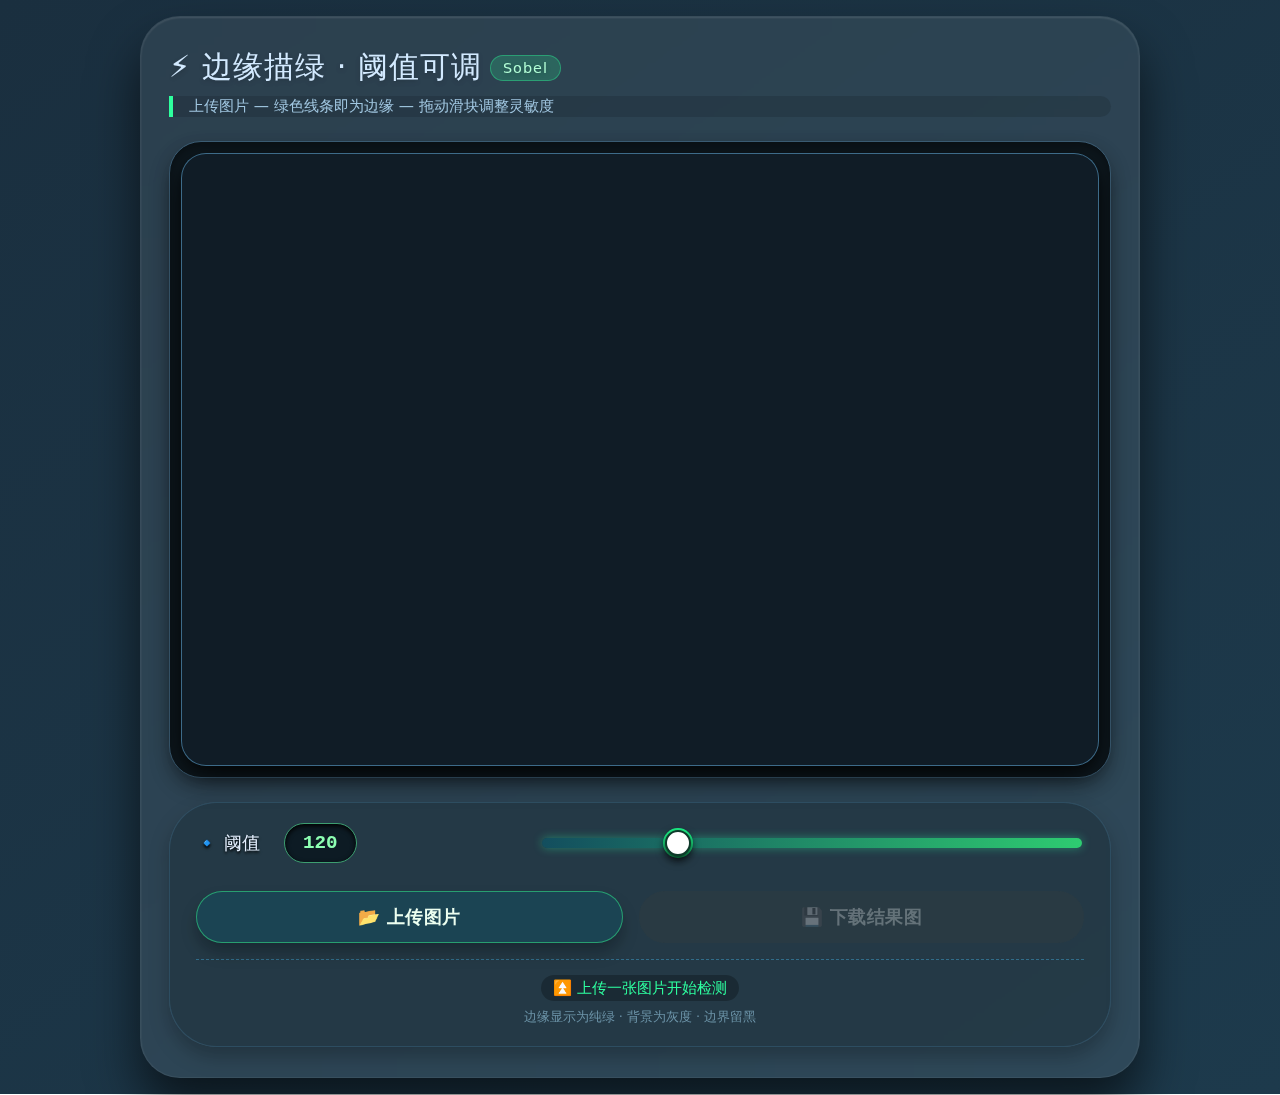
<file: edge_detect/index.html>
<!DOCTYPE html>
<html lang="en">
<head>
    <meta charset="UTF-8">
    <meta name="viewport" content="width=device-width, initial-scale=1.0">
    <title>边缘检测</title>
    <style>
        * {
            box-sizing: border-box;
            font-family: system-ui, -apple-system, 'Segoe UI', Roboto, 'Helvetica Neue', sans-serif;
        }
        body {
            background: linear-gradient(145deg, #1a2f3f 0%, #1d3a4c 100%);
            min-height: 100vh;
            margin: 0;
            display: flex;
            justify-content: center;
            align-items: center;
            padding: 16px;
        }
        .card {
            background: rgba(255, 255, 255, 0.08);
            backdrop-filter: blur(8px);
            -webkit-backdrop-filter: blur(8px);
            border-radius: 40px;
            padding: 30px 28px;
            box-shadow: 0 30px 50px rgba(0, 0, 0, 0.6), inset 0 1px 2px rgba(255,255,255,0.12);
            border: 1px solid rgba(255, 255, 255, 0.06);
            width: fit-content;
            max-width: 1000px;
            width: 100%;
        }
        h2 {
            margin: 0 0 8px 0;
            font-weight: 500;
            font-size: 1.9rem;
            letter-spacing: 1px;
            color: #d3eaff;
            text-shadow: 0 2px 5px #00000030;
            display: flex;
            align-items: center;
            gap: 8px;
        }
        h2 span {
            background: #2cff9a30;
            padding: 4px 12px;
            border-radius: 60px;
            font-size: 0.9rem;
            font-weight: 400;
            color: #b3ffd7;
            border: 1px solid #2aff9a60;
        }
        .sub {
            color: #a0c6e0;
            margin-bottom: 24px;
            font-size: 0.95rem;
            border-left: 4px solid #2eff9e;
            padding-left: 16px;
            background: #00000020;
            border-radius: 0 12px 12px 0;
        }
        .canvas-container {
            background: #0f1a21;
            border-radius: 32px;
            padding: 12px;
            box-shadow: inset 0 5px 10px #00000060, 0 10px 20px #00000040;
            border: 1px solid #3d5f77;
            margin-bottom: 24px;
            display: flex;
            justify-content: center;
        }
        canvas {
            display: block;
            width: 100%;
            height: auto;
            border-radius: 24px;
            background: #101c26;
            box-shadow: 0 0 0 1px #3d6b89, 0 8px 25px black;
            max-width: 100%;
            cursor: crosshair;
        }
        .control-panel {
            background: #1f3340d0;
            border-radius: 48px;
            padding: 20px 26px;
            backdrop-filter: blur(4px);
            border: 1px solid #3f6f8f60;
            box-shadow: 0 10px 20px #00000040;
        }
        .slider-row {
            display: flex;
            flex-wrap: wrap;
            align-items: center;
            gap: 20px;
            margin-bottom: 28px;
        }
        .slider-label {
            display: flex;
            align-items: center;
            gap: 18px;
            flex: 3;
            min-width: 260px;
        }
        .slider-label label {
            color: #e5f0ff;
            font-weight: 500;
            font-size: 1.1rem;
            min-width: 70px;
            text-shadow: 0 2px 3px black;
        }
        .slider-label span {
            background: #0d1b24;
            padding: 8px 18px;
            border-radius: 40px;
            font-family: 'JetBrains Mono', monospace;
            font-weight: 600;
            color: #8dffb2;
            border: 1px solid #3d9e70;
            box-shadow: inset 0 2px 5px #000000;
            font-size: 1.2rem;
            min-width: 70px;
            text-align: center;
        }
        input[type=range] {
            flex: 5;
            height: 10px;
            background: linear-gradient(90deg, #134e5e, #2ecc71);
            border-radius: 20px;
            -webkit-appearance: none;
            appearance: none;
            outline: none;
            box-shadow: 0 0 10px #2effb060;
        }
        input[type=range]::-webkit-slider-thumb {
            -webkit-appearance: none;
            width: 26px;
            height: 26px;
            background: white;
            border-radius: 50%;
            box-shadow: 0 4px 10px black, 0 0 0 2px #1eff8e;
            cursor: grab;
            transition: 0.07s;
            border: 2px solid #0f3a2b;
        }
        input[type=range]::-webkit-slider-thumb:hover {
            transform: scale(1.15);
            background: #eefff0;
        }
        .button-group {
            display: flex;
            flex-wrap: wrap;
            gap: 16px;
            justify-content: center;
            margin-top: 12px;
        }
        .file-btn, .download-btn {
            background: #1e3f4e;
            border: none;
            padding: 14px 32px;
            border-radius: 60px;
            font-weight: 600;
            font-size: 1.1rem;
            letter-spacing: 0.5px;
            color: #ecfff0;
            box-shadow: 0 10px 15px #00000040, 0 0 0 1px #289f70 inset;
            cursor: pointer;
            transition: all 0.15s;
            display: inline-flex;
            align-items: center;
            gap: 10px;
            backdrop-filter: blur(5px);
            background: #1b4757e0;
            flex: 1 1 auto;
            justify-content: center;
        }
        .file-btn:hover, .download-btn:hover {
            background: #256b80;
            box-shadow: 0 15px 25px #00000060, 0 0 0 2px #44ffb0 inset;
            transform: scale(1.02);
            color: white;
        }
        .file-btn:active, .download-btn:active {
            transform: scale(0.98);
        }
        .download-btn:disabled {
            opacity: 0.3;
            pointer-events: none;
            filter: grayscale(0.7);
            box-shadow: none;
        }
        .status-badge {
            color: #8bbcdb;
            font-size: 0.95rem;
            margin-top: 16px;
            text-align: center;
            border-top: 1px dashed #316d8a;
            padding-top: 18px;
        }
        .status-badge i {
            color: #2effa0;
            font-style: normal;
            background: #00000040;
            padding: 4px 12px;
            border-radius: 50px;
        }
        footer {
            font-size: 0.8rem;
            color: #6c93a8;
            margin-top: 10px;
            text-align: center;
        }
    </style>
</head>
<body>
<div class="card">
    <h2>⚡ 边缘描绿 · 阈值可调 <span>Sobel</span></h2>
    <div class="sub">上传图片 — 绿色线条即为边缘 — 拖动滑块调整灵敏度</div>

    <div class="canvas-container">
        <canvas id="resultCanvas" width="600" height="400"></canvas>
    </div>

    <div class="control-panel">
        <div class="slider-row">
            <div class="slider-label">
                <label>🔹 阈值</label>
                <span id="thresholdValue">120</span>
            </div>
            <input type="range" id="thresholdSlider" min="0" max="500" value="120" step="1" disabled>
        </div>

        <div class="button-group">
            <label class="file-btn">
                📂 上传图片
                <input type="file" id="uploadInput" accept="image/png, image/jpeg, image/jpg, image/webp, image/bmp" style="display: none;">
            </label>
            <button class="download-btn" id="downloadBtn" disabled>💾 下载结果图</button>
        </div>

        <div class="status-badge">
            <i id="statusMessage">⏫ 上传一张图片开始检测</i>
        </div>
        <footer>边缘显示为纯绿 · 背景为灰度 · 边界留黑</footer>
    </div>
</div>

<script>
(function() {
    // DOM 元素
    const canvas = document.getElementById('resultCanvas');
    const ctx = canvas.getContext('2d', { willReadFrequently: true });
    const uploadInput = document.getElementById('uploadInput');
    const thresholdSlider = document.getElementById('thresholdSlider');
    const thresholdSpan = document.getElementById('thresholdValue');
    const downloadBtn = document.getElementById('downloadBtn');
    const statusMsg = document.getElementById('statusMessage');

    // 数据缓存
    let originalWidth = 0, originalHeight = 0;          // 画布实际尺寸 (缩放后)
    let grayData = null;                                 // Uint8Array 灰度值 (长度 = 像素数)
    let gradData = null;                                 // Float32Array 梯度幅值 (长度 = 像素数)
    let imageDataCache = null;                           // 保留原始 imageData 备用 (实际用灰度重建)
    let hasImage = false;

    // 最大显示尺寸 (保持比例)
    const MAX_WIDTH = 800;
    const MAX_HEIGHT = 600;

    // 初始化滑块事件
    thresholdSlider.addEventListener('input', function(e) {
        const val = parseInt(e.target.value);
        thresholdSpan.innerText = val;
        if (hasImage && grayData && gradData) {
            drawEdgesWithThreshold(val);
        }
    });

    // 上传处理
    uploadInput.addEventListener('change', function(e) {
        const file = e.target.files[0];
        if (!file) return;

        statusMsg.innerText = '⏳ 加载图片...';
        const reader = new FileReader();
        reader.onload = (event) => {
            const img = new Image();
            img.onload = () => {
                // 计算适应尺寸 (保持比例)
                let targetWidth = img.width;
                let targetHeight = img.height;
                if (targetWidth > MAX_WIDTH || targetHeight > MAX_HEIGHT) {
                    const ratioW = MAX_WIDTH / targetWidth;
                    const ratioH = MAX_HEIGHT / targetHeight;
                    const scale = Math.min(ratioW, ratioH, 1);
                    targetWidth = Math.floor(targetWidth * scale);
                    targetHeight = Math.floor(targetHeight * scale);
                }

                // 设置画布
                canvas.width = targetWidth;
                canvas.height = targetHeight;
                originalWidth = targetWidth;
                originalHeight = targetHeight;

                // 绘制图片 (缩放后)
                ctx.clearRect(0, 0, targetWidth, targetHeight);
                ctx.drawImage(img, 0, 0, targetWidth, targetHeight);

                // 获取像素数据
                try {
                    const imageData = ctx.getImageData(0, 0, targetWidth, targetHeight);
                    imageDataCache = imageData;  // 保留一份原始 (其实备用)

                    // 1. 计算灰度数组
                    const data = imageData.data;
                    const pixelCount = targetWidth * targetHeight;
                    const gray = new Uint8Array(pixelCount);

                    for (let i = 0; i < pixelCount; i++) {
                        const r = data[i*4];
                        const g = data[i*4 + 1];
                        const b = data[i*4 + 2];
                        // 标准灰度感知权重
                        const luminance = Math.round(0.299 * r + 0.587 * g + 0.114 * b);
                        gray[i] = luminance;
                    }

                    // 2. 计算梯度 (Sobel) 存入 gradData (Float32Array)
                    const grad = new Float32Array(pixelCount);
                    // 边界梯度默认为0 (已经初始化为0)

                    // 遍历内部像素 (1..height-2, 1..width-2)
                    for (let y = 1; y < targetHeight - 1; y++) {
                        for (let x = 1; x < targetWidth - 1; x++) {
                            const idx = y * targetWidth + x;

                            // 3x3 窗口索引
                            const topLeft = (y-1) * targetWidth + (x-1);
                            const topMid = (y-1) * targetWidth + x;
                            const topRight = (y-1) * targetWidth + (x+1);
                            const midLeft = y * targetWidth + (x-1);
                            const midRight = y * targetWidth + (x+1);
                            const bottomLeft = (y+1) * targetWidth + (x-1);
                            const bottomMid = (y+1) * targetWidth + x;
                            const bottomRight = (y+1) * targetWidth + (x+1);

                            // Sobel X 核
                            const gx = (gray[topRight] + 2*gray[midRight] + gray[bottomRight]) -
                                       (gray[topLeft] + 2*gray[midLeft] + gray[bottomLeft]);
                            // Sobel Y 核
                            const gy = (gray[bottomLeft] + 2*gray[bottomMid] + gray[bottomRight]) -
                                       (gray[topLeft] + 2*gray[topMid] + gray[topRight]);

                            // 幅值 (欧几里得)
                            const magnitude = Math.sqrt(gx * gx + gy * gy);
                            grad[idx] = magnitude;
                        }
                    }

                    // 保存全局
                    grayData = gray;
                    gradData = grad;
                    hasImage = true;

                    // 启用滑块 + 下载
                    thresholdSlider.disabled = false;
                    downloadBtn.disabled = false;
                    // 用当前滑块阈值绘制
                    const currentThresh = parseInt(thresholdSlider.value);
                    drawEdgesWithThreshold(currentThresh);
                    statusMsg.innerHTML = `✅ 图片已处理 (${targetWidth} x ${targetHeight}) · 拖动阈值改变绿色边缘`;
                } catch (err) {
                    console.error(err);
                    statusMsg.innerText = '❌ 图像处理失败，请重试';
                    hasImage = false;
                    thresholdSlider.disabled = true;
                    downloadBtn.disabled = true;
                }

                URL.revokeObjectURL(img.src);  // 释放内存
            };
            img.onerror = () => {
                statusMsg.innerText = '❌ 图片加载失败';
                thresholdSlider.disabled = true;
                downloadBtn.disabled = true;
            };
            img.src = event.target.result;
        };
        reader.readAsDataURL(file);
    });

    // 根据阈值绘制边缘 (绿色线条 + 灰度背景)
    function drawEdgesWithThreshold(threshold) {
        if (!hasImage || !grayData || !gradData || !originalWidth || !originalHeight) return;

        const w = originalWidth;
        const h = originalHeight;
        const pixelCount = w * h;

        // 创建新的 ImageData
        const outputImageData = ctx.createImageData(w, h);
        const outData = outputImageData.data;

        // 遍历像素
        for (let i = 0; i < pixelCount; i++) {
            const gradVal = gradData[i];
            const grayVal = grayData[i];
            const baseIdx = i * 4;

            if (gradVal > threshold) {
                // 边缘 → 纯绿色 (0, 255, 0)
                outData[baseIdx] = 0;         // R
                outData[baseIdx + 1] = 255;   // G
                outData[baseIdx + 2] = 0;     // B
                outData[baseIdx + 3] = 255;   // A
            } else {
                // 非边缘 → 灰度
                outData[baseIdx] = grayVal;
                outData[baseIdx + 1] = grayVal;
                outData[baseIdx + 2] = grayVal;
                outData[baseIdx + 3] = 255;
            }
        }

        ctx.putImageData(outputImageData, 0, 0);
    }

    // 下载当前 canvas 内容
    downloadBtn.addEventListener('click', function() {
        if (!hasImage) return;
        try {
            // 创建下载链接
            const link = document.createElement('a');
            link.download = `edge_green_${Date.now()}.png`;
            link.href = canvas.toDataURL('image/png');
            link.click();
            statusMsg.innerHTML = '📥 结果图已下载 (PNG)';
        } catch (e) {
            statusMsg.innerHTML = '⚠️ 下载失败';
        }
    });

    // 初始状态滑块显示同步
    thresholdSlider.addEventListener('input', function(e) {
        thresholdSpan.innerText = e.target.value;
    });

    // 如果用户点击上传按钮后没有选文件时的处理 (可忽略)
    // 额外细节: 显示当前阈值数值
})();
</script>
</body>
</html>
</file>
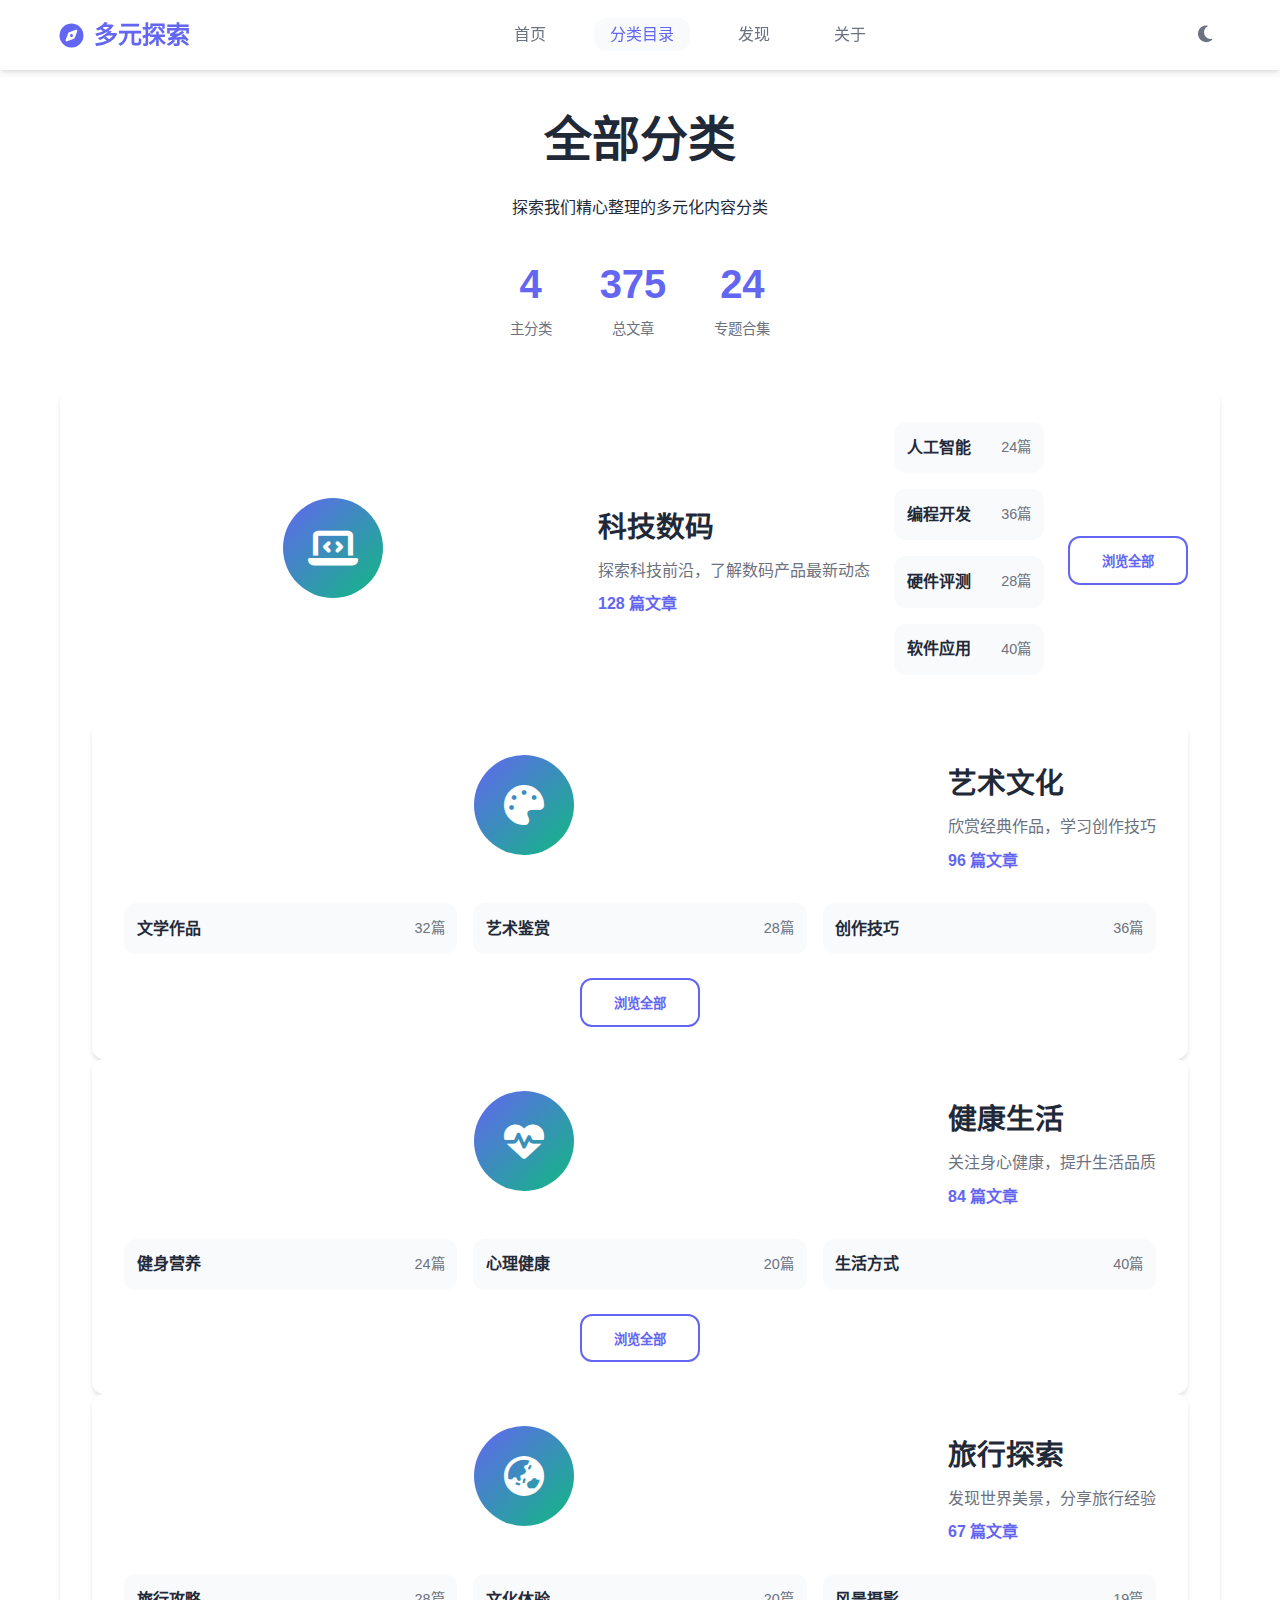
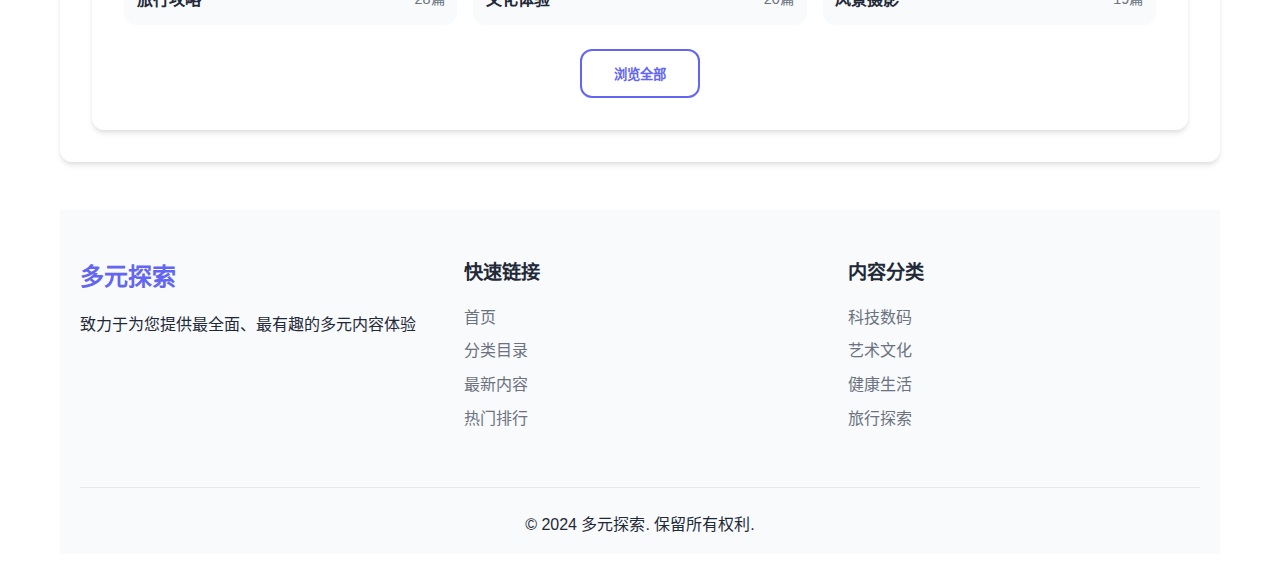
<file: directory.html>
<!DOCTYPE html>
<html lang="zh-CN">
<head>
    <meta charset="UTF-8">
    <meta name="viewport" content="width=device-width, initial-scale=1.0">
    <title>分类目录 - 多元探索</title>
    <link rel="stylesheet" href="styles.css">
    <link rel="stylesheet" href="https://cdnjs.cloudflare.com/ajax/libs/font-awesome/6.4.0/css/all.min.css">
</head>
<body>
    <!-- 导航栏 -->
    <nav class="navbar">
        <div class="nav-container">
            <div class="nav-logo">
                <i class="fas fa-compass"></i>
                <span>多元探索</span>
            </div>
            <ul class="nav-menu">
                <li class="nav-item"><a href="index.html" class="nav-link">首页</a></li>
                <li class="nav-item"><a href="directory.html" class="nav-link active">分类目录</a></li>
                <li class="nav-item"><a href="#" class="nav-link">发现</a></li>
                <li class="nav-item"><a href="#" class="nav-link">关于</a></li>
            </ul>
            <div class="nav-actions">
                <button class="theme-toggle" id="themeToggle">
                    <i class="fas fa-moon"></i>
                </button>
            </div>
        </div>
    </nav>

    <!-- 目录页内容 -->
    <div class="directory-container">
        <div class="directory-header">
            <h1>全部分类</h1>
            <p>探索我们精心整理的多元化内容分类</p>
            <div class="directory-stats">
                <div class="stat-item">
                    <span class="stat-number">4</span>
                    <span class="stat-label">主分类</span>
                </div>
                <div class="stat-item">
                    <span class="stat-number">375</span>
                    <span class="stat-label">总文章</span>
                </div>
                <div class="stat-item">
                    <span class="stat-number">24</span>
                    <span class="stat-label">专题合集</span>
                </div>
            </div>
        </div>

        <!-- 分类网格 -->
        <div class="directory-grid">
            <!-- 科技分类 -->
            <div class="directory-category">
                <div class="category-header">
                    <div class="category-icon large">
                        <i class="fas fa-laptop-code"></i>
                    </div>
                    <div class="category-info">
                        <h2>科技数码</h2>
                        <p>探索科技前沿，了解数码产品最新动态</p>
                        <span class="article-count">128 篇文章</span>
                </div>
                <div class="subcategories">
                    <div class="subcategory">
                        <h4>人工智能</h4>
                        <span class="sub-count">24篇</span>
                    </div>
                    <div class="subcategory">
                        <h4>编程开发</h4>
                        <span class="sub-count">36篇</span>
                    </div>
                    <div class="subcategory">
                        <h4>硬件评测</h4>
                        <span class="sub-count">28篇</span>
                    </div>
                    <div class="subcategory">
                        <h4>软件应用</h4>
                        <span class="sub-count">40篇</span>
                    </div>
                </div>
                <div class="category-actions">
                    <button class="btn btn-outline">浏览全部</button>
                </div>
            </div>

            <!-- 艺术分类 -->
            <div class="directory-category">
                <div class="category-header">
                    <div class="category-icon large">
                        <i class="fas fa-palette"></i>
                    </div>
                    <div class="category-info">
                        <h2>艺术文化</h2>
                        <p>欣赏经典作品，学习创作技巧</p>
                        <span class="article-count">96 篇文章</span>
                    </div>
                </div>
                <div class="subcategories">
                    <div class="subcategory">
                        <h4>文学作品</h4>
                        <span class="sub-count">32篇</span>
                    </div>
                    <div class="subcategory">
                        <h4>艺术鉴赏</h4>
                        <span class="sub-count">28篇</span>
                    </div>
                    <div class="subcategory">
                        <h4>创作技巧</h4>
                        <span class="sub-count">36篇</span>
                    </div>
                </div>
                <div class="category-actions">
                    <button class="btn btn-outline">浏览全部</button>
                </div>
            </div>

            <!-- 生活分类 -->
            <div class="directory-category">
                <div class="category-header">
                    <div class="category-icon large">
                        <i class="fas fa-heartbeat"></i>
                    </div>
                    <div class="category-info">
                        <h2>健康生活</h2>
                        <p>关注身心健康，提升生活品质</p>
                        <span class="article-count">84 篇文章</span>
                    </div>
                </div>
                <div class="subcategories">
                    <div class="subcategory">
                        <h4>健身营养</h4>
                        <span class="sub-count">24篇</span>
                    </div>
                    <div class="subcategory">
                        <h4>心理健康</h4>
                        <span class="sub-count">20篇</span>
                    </div>
                    <div class="subcategory">
                        <h4>生活方式</h4>
                        <span class="sub-count">40篇</span>
                    </div>
                </div>
                <div class="category-actions">
                    <button class="btn btn-outline">浏览全部</button>
                </div>
            </div>

            <!-- 旅行分类 -->
            <div class="directory-category">
                <div class="category-header">
                    <div class="category-icon large">
                        <i class="fas fa-globe-asia"></i>
                    </div>
                    <div class="category-info">
                        <h2>旅行探索</h2>
                        <p>发现世界美景，分享旅行经验</p>
                        <span class="article-count">67 篇文章</span>
                    </div>
                </div>
                <div class="subcategories">
                    <div class="subcategory">
                        <h4>旅行攻略</h4>
                        <span class="sub-count">28篇</span>
                    </div>
                    <div class="subcategory">
                        <h4>文化体验</h4>
                        <span class="sub-count">20篇</span>
                    </div>
                    <div class="subcategory">
                        <h4>风景摄影</h4>
                        <span class="sub-count">19篇</span>
                    </div>
                </div>
                <div class="category-actions">
                    <button class="btn btn-outline">浏览全部</button>
                </div>
            </div>
        </div>
    </div>

    <!-- 页脚 -->
    <footer class="footer">
        <div class="container">
            <div class="footer-content">
                <div class="footer-section">
                    <h3>多元探索</h3>
                    <p>致力于为您提供最全面、最有趣的多元内容体验</p>
                </div>
                <div class="footer-section">
                    <h4>快速链接</h4>
                    <ul>
                        <li><a href="index.html">首页</a></li>
                        <li><a href="directory.html">分类目录</a></li>
                        <li><a href="#">最新内容</a></li>
                        <li><a href="#">热门排行</a></li>
                    </ul>
                </div>
                <div class="footer-section">
                    <h4>内容分类</h4>
                    <ul>
                        <li><a href="#">科技数码</a></li>
                        <li><a href="#">艺术文化</a></li>
                        <li><a href="#">健康生活</a></li>
                        <li><a href="#">旅行探索</a></li>
                    </ul>
                </div>
            </div>
            <div class="footer-bottom">
                <p>&copy; 2024 多元探索. 保留所有权利.</p>
            </div>
        </div>
    </footer>

    <script src="script.js"></script>
</body>
</html>
</file>
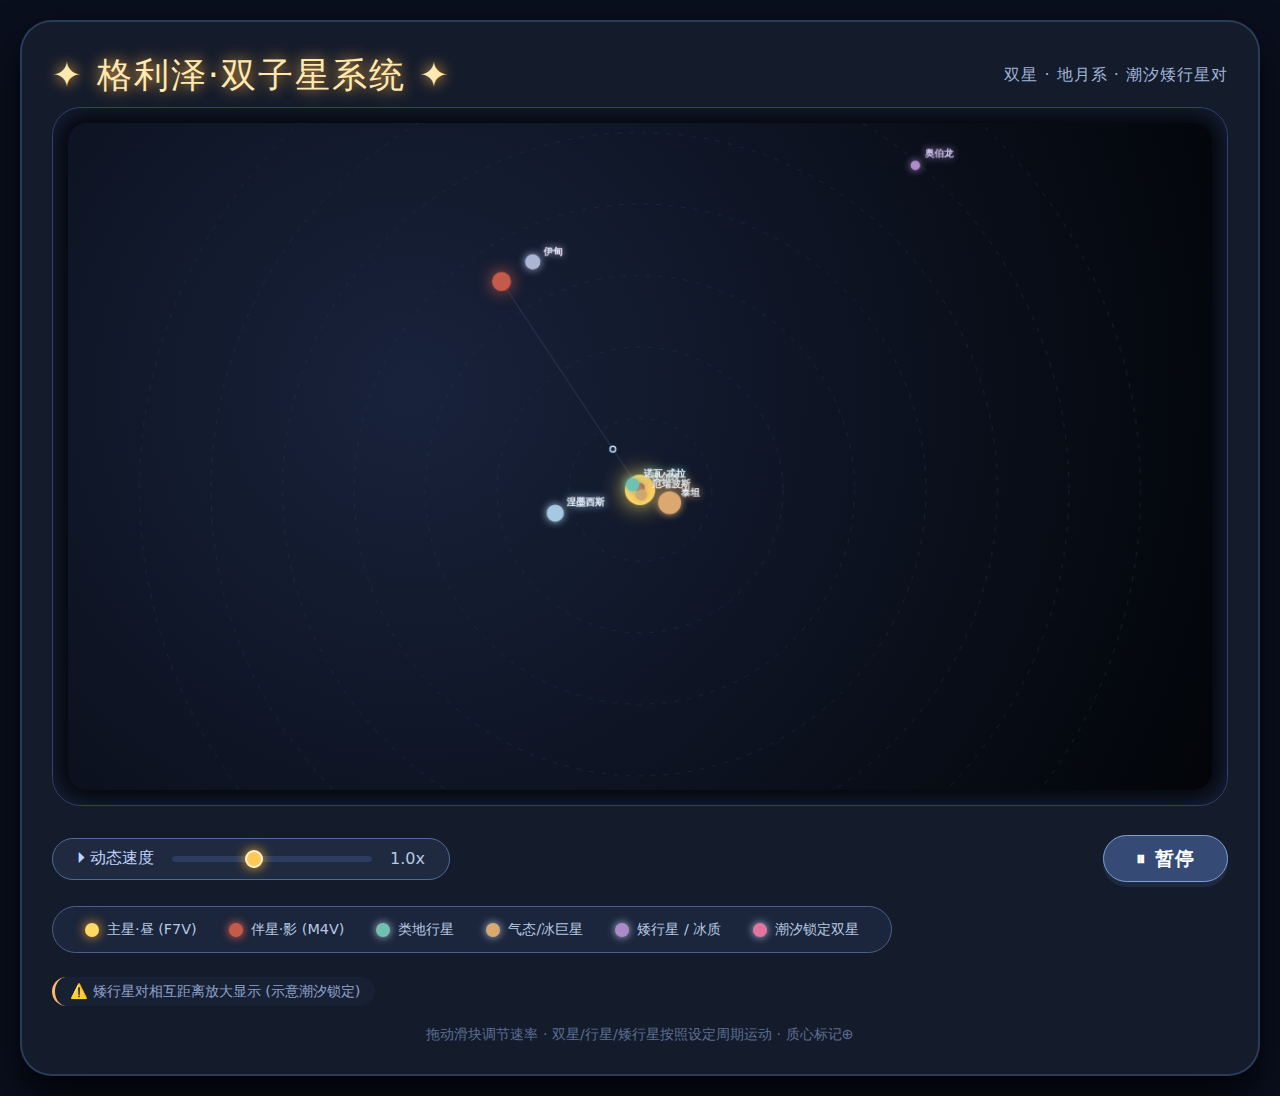
<file: RSWorld/Galaxy.html>
<!DOCTYPE html>
<html lang="zh">
<head>
    <meta charset="UTF-8">
    <meta name="viewport" content="width=device-width, initial-scale=1.0">
    <title>格利泽·双子星系统 · 动态轨道演示</title>
    <style>
        * {
            box-sizing: border-box;
            font-family: 'Segoe UI', Roboto, system-ui, sans-serif;
        }
        body {
            background: #0a0f1e;
            margin: 0;
            min-height: 100vh;
            display: flex;
            justify-content: center;
            align-items: center;
            padding: 20px;
        }
        .card {
            background: #141b2b;
            border-radius: 2rem;
            box-shadow: 0 20px 40px rgba(0,0,0,0.8), 0 0 0 2px #2a3a5a inset;
            padding: 2rem 2rem 2rem 2rem;
            max-width: 1300px;
            width: fit-content;
        }
        h1 {
            color: #ffe9b0;
            font-weight: 400;
            letter-spacing: 2px;
            margin: 0 0 0.5rem 0;
            text-shadow: 0 0 15px #ffb347;
            font-size: 2.2rem;
            display: flex;
            align-items: center;
            gap: 15px;
        }
        h1 small {
            font-size: 1rem;
            color: #a0b5d9;
            font-weight: 300;
            letter-spacing: 1px;
            text-shadow: none;
            margin-left: auto;
        }
        .canvas-container {
            background: #03050a;
            border-radius: 1.8rem;
            padding: 15px;
            border: 1px solid #2f4172;
            box-shadow: 0 0 30px #1e2a44 inset;
        }
        canvas {
            display: block;
            width: 100%;
            height: auto;
            border-radius: 1.2rem;
            background: radial-gradient(circle at 30% 40%, #18223b, #020408);
            cursor: crosshair;
        }
        .control-panel {
            display: flex;
            flex-wrap: wrap;
            gap: 1.5rem;
            margin-top: 1.8rem;
            align-items: center;
            justify-content: space-between;
            color: #b7c9e2;
        }
        .speed-slider {
            display: flex;
            align-items: center;
            gap: 1rem;
            background: #1f2a40;
            padding: 0.6rem 1.5rem;
            border-radius: 3rem;
            border: 1px solid #4e6a9b;
        }
        .speed-slider label {
            font-weight: 500;
            color: #c1d4ff;
        }
        input[type=range] {
            width: 200px;
            height: 6px;
            background: #2d3d60;
            border-radius: 10px;
            -webkit-appearance: none;
        }
        input[type=range]::-webkit-slider-thumb {
            -webkit-appearance: none;
            width: 18px;
            height: 18px;
            background: #ffc857;
            border-radius: 50%;
            box-shadow: 0 0 12px #ffb224;
            cursor: pointer;
            border: 2px solid #fff2d0;
        }
        .legend {
            display: flex;
            flex-wrap: wrap;
            gap: 0.8rem 2rem;
            background: #1b253b;
            padding: 0.8rem 2rem;
            border-radius: 3rem;
            border: 1px solid #4b608b;
        }
        .legend-item {
            display: flex;
            align-items: center;
            gap: 0.5rem;
            font-size: 0.9rem;
        }
        .color-dot {
            width: 14px;
            height: 14px;
            border-radius: 50%;
            box-shadow: 0 0 8px currentColor;
        }
        .pause-btn {
            background: #354b75;
            border: none;
            color: white;
            font-size: 1.2rem;
            padding: 0.6rem 2rem;
            border-radius: 3rem;
            font-weight: 600;
            letter-spacing: 1px;
            cursor: pointer;
            box-shadow: 0 5px 0 #1d2940;
            transition: 0.1s ease;
            border: 1px solid #7f9fd5;
        }
        .pause-btn:active {
            transform: translateY(5px);
            box-shadow: none;
        }
        .pause-btn.paused {
            background: #5f4a7a;
            box-shadow: 0 5px 0 #352e45;
            border-color: #b697e0;
        }
        footer {
            margin-top: 1.2rem;
            text-align: center;
            color: #5b6f93;
            font-size: 0.9rem;
        }
        .note {
            color: #8fa2cc;
            background: #1b253b80;
            padding: 5px 15px;
            border-radius: 30px;
            font-size: 0.9rem;
            border-left: 3px solid #ffb86b;
        }
    </style>
</head>
<body>
<div class="card">
    <h1>
        ✦ 格利泽·双子星系统 ✦
        <small>双星 · 地月系 · 潮汐矮行星对</small>
    </h1>
    <div class="canvas-container">
        <canvas id="orbitCanvas" width="1200" height="700"></canvas>
    </div>

    <div class="control-panel">
        <div class="speed-slider">
            <label>⏵ 动态速度</label>
            <input type="range" id="speedRange" min="0" max="2.5" step="0.05" value="1.0">
            <span id="speedValue">1.0x</span>
        </div>
        <button class="pause-btn" id="pauseBtn">⏸ 暂停</button>
        <div class="legend">
            <div class="legend-item"><span class="color-dot" style="background:#ffd966; box-shadow:0 0 12px #ffaa33;"></span> 主星·昼 (F7V)</div>
            <div class="legend-item"><span class="color-dot" style="background:#c45a4a; box-shadow:0 0 10px #ff6655;"></span> 伴星·影 (M4V)</div>
            <div class="legend-item"><span class="color-dot" style="background:#6fc2b0;"></span> 类地行星</div>
            <div class="legend-item"><span class="color-dot" style="background:#dba870;"></span> 气态/冰巨星</div>
            <div class="legend-item"><span class="color-dot" style="background:#ad8bc9;"></span> 矮行星 / 冰质</div>
            <div class="legend-item"><span class="color-dot" style="background:#e3759d;"></span> 潮汐锁定双星</div>
        </div>
        <div class="note">⚠️ 矮行星对相互距离放大显示 (示意潮汐锁定)</div>
    </div>
    <footer>拖动滑块调节速率 · 双星/行星/矮行星按照设定周期运动 · 质心标记⊕</footer>
</div>

<script>
(function() {
    const canvas = document.getElementById('orbitCanvas');
    const ctx = canvas.getContext('2d');
    const width = canvas.width, height = canvas.height;

    // ========== 坐标缩放与偏移 ==========
    const AU_TO_PX = 7.5;          // 1AU = 7.5像素，以便将62.5AU放入画布
    const CENTER_X = width * 0.5;   // 水平居中
    const CENTER_Y = height * 0.55;  // 垂直方向偏下一点，留出上方空间

    // 将真实坐标(AU)转为canvas坐标
    function toCanvasX(auX) {
        return CENTER_X + auX * AU_TO_PX;
    }
    function toCanvasY(auY) {
        return CENTER_Y - auY * AU_TO_PX; // Y轴向上为正
    }

    // ========== 全局时间 ==========
    let time = 0;               // 虚拟时间(秒)
    let lastTimestamp = 0;
    let speed = 1.0;            // 速度因子
    let paused = false;
    const baseSpeedFactor = 0.5; // 让动画不至于太快 (真实周期秒转换)

    // ========== 天体数据定义 ==========
    // 注意：所有周期为“显示周期”(秒)，方便动画美观，非真实比例，但相对关系保留
    // 真实周期差异巨大，此处采用艺术化缩放，但双星与行星主次分明

    // 主星 (固定于原点)
    const stars = [
        { name: '昼', type: 'star', color: '#ffd966', size: 16, auX: 0, auY: 0, fixed: true }
    ];

    // 伴星 (绕主星转)
    const companion = {
        name: '影', color: '#c45a4a', size: 10,
        a: 35.0,                // 半长轴 35 AU
        period: 42,             // 显示周期42秒/圈
        angle: 2.1,             // 初始角
    };

    // S型行星 (绕主星)
    const innerPlanets = [
        { name: '伏尔坎', type: 'rocky', color: '#b85c4b', size: 5, a: 0.31, period: 3.2, angle: 0.8 },
        { name: '厄瑞波斯', type: 'venus', color: '#d4a76a', size: 6, a: 0.72, period: 5.0, angle: 4.5 },
        { name: '诺瓦·忒拉', type: 'earth', color: '#6fc2b0', size: 7, a: 1.28, period: 7.5, angle: 2.2 },
        { name: '泰坦', type: 'gas', color: '#dba870', size: 12, a: 4.52, period: 14.0, angle: 5.7 },
        { name: '涅墨西斯', type: 'ice', color: '#a5c9e2', size: 9, a: 12.3, period: 22.0, angle: 3.3 }
    ];

    // P型行星 (伊甸) —— 绕双星质心
    const eden = {
        name: '伊甸', color: '#acb5d6', size: 8,
        a: 28.5, period: 32.0, angle: 1.9,
    };

    // 奥伯龙 (矮行星代表) —— 绕双星质心
    const oberon = {
        name: '奥伯龙', color: '#ad8bc9', size: 5,
        a: 58.0, period: 45.0, angle: 0.7,
    };

    // ----- 潮汐锁定矮行星对 塔耳塔罗斯 & 倪克斯 -----
    // 它们的质心绕双星质心，同时两者相互绕转 (潮汐锁定)
    const binaryDwarf = {
        // 质心轨道参数 (绕双星质心)
        baryA: 62.5,          // 半长轴 AU
        baryPeriod: 55.0,     // 质心轨道周期 (秒)
        baryAngle: 4.2,       // 初始角
        // 相互轨道参数 (相对质心) —— 距离经放大显示，以便肉眼可见潮汐双星
        sep: 3.8,             // 两者间总距离 (AU)  (放大后)
        innerPeriod: 2.4,      // 相互绕转周期 (秒)
        innerAngle: 0.0,
        // 质量比 (塔耳塔罗斯 : 倪克斯 ≈ 1.82 : 1.05 ≈ 0.634 : 0.366)
        massRatio: 0.634,      // 塔耳塔罗斯占总质量比例
        name1: '塔耳塔罗斯', color1: '#c871b5', size1: 7,
        name2: '倪克斯',    color2: '#e3759d', size2: 6,
    };

    // 计算双星质心 (基于主星固定于原点，伴星绕转)
    function computeBarycenter(companionX, companionY) {
        const m1 = 1.15;   // 主星质量 (太阳质量)
        const m2 = 0.28;   // 伴星质量
        const total = m1 + m2;
        // 主星在 (0,0)，伴星在 (x2,y2)
        const bx = (m1 * 0 + m2 * companionX) / total;
        const by = (m1 * 0 + m2 * companionY) / total;
        return { x: bx, y: by };
    }

    // ========== 动画更新 ==========
    function updatePositions(dt) {
        if (!paused) {
            time += dt * speed * baseSpeedFactor;
        }

        // 1. 伴星位置 (绕主星)
        const compAngle = companion.angle + (time / companion.period) * 2 * Math.PI;
        const compX = companion.a * Math.cos(compAngle);
        const compY = companion.a * Math.sin(compAngle);

        // 2. 双星质心
        const bary = computeBarycenter(compX, compY);

        // 3. 内行星 (绕主星)
        const innerPos = innerPlanets.map(p => {
            const angle = p.angle + (time / p.period) * 2 * Math.PI;
            return {
                ...p,
                x: p.a * Math.cos(angle),
                y: p.a * Math.sin(angle)
            };
        });

        // 4. 伊甸 (绕质心)
        const edenAngle = eden.angle + (time / eden.period) * 2 * Math.PI;
        const edenX = bary.x + eden.a * Math.cos(edenAngle);
        const edenY = bary.y + eden.a * Math.sin(edenAngle);

        // 5. 奥伯龙 (绕质心)
        const obAngle = oberon.angle + (time / oberon.period) * 2 * Math.PI;
        const obX = bary.x + oberon.a * Math.cos(obAngle);
        const obY = bary.y + oberon.a * Math.sin(obAngle);

        // 6. 矮行星对: 先求质心位置 (绕双星质心)
        const dwarfBaryAngle = binaryDwarf.baryAngle + (time / binaryDwarf.baryPeriod) * 2 * Math.PI;
        const dwarfBaryX = bary.x + binaryDwarf.baryA * Math.cos(dwarfBaryAngle);
        const dwarfBaryY = bary.y + binaryDwarf.baryA * Math.sin(dwarfBaryAngle);

        // 相互绕转: 相对向量 (方向)
        const innerAngle = binaryDwarf.innerAngle + (time / binaryDwarf.innerPeriod) * 2 * Math.PI;
        // 根据质量比分配距离: 塔耳塔罗斯离质心更近 (质量大)
        const dist1 = binaryDwarf.sep * (1 - binaryDwarf.massRatio);  // 质量大的离质心近
        const dist2 = binaryDwarf.sep * binaryDwarf.massRatio;

        const offsetX1 = dist1 * Math.cos(innerAngle);
        const offsetY1 = dist1 * Math.sin(innerAngle);
        const offsetX2 = -dist2 * Math.cos(innerAngle);  // 方向相反
        const offsetY2 = -dist2 * Math.sin(innerAngle);

        const dwarf1 = { ...binaryDwarf, name: binaryDwarf.name1, color: binaryDwarf.color1, size: binaryDwarf.size1,
            x: dwarfBaryX + offsetX1, y: dwarfBaryY + offsetY1 };
        const dwarf2 = { ...binaryDwarf, name: binaryDwarf.name2, color: binaryDwarf.color2, size: binaryDwarf.size2,
            x: dwarfBaryX + offsetX2, y: dwarfBaryY + offsetY2 };

        // 绘制所有
        drawScene(compX, compY, bary, innerPos, edenX, edenY, obX, obY, dwarf1, dwarf2);
    }

    // ========== 绘制 ==========
    function drawScene(compX, compY, bary, innerPlanetsPos, edenX, edenY, obX, obY, dwarf1, dwarf2) {
        ctx.clearRect(0, 0, width, height);

        // 绘制极淡的网格和参考圆
        ctx.save();
        ctx.strokeStyle = '#2b3850';
        ctx.lineWidth = 0.5;
        ctx.setLineDash([5, 8]);
        for (let r = 10; r <= 70; r += 10) {
            ctx.beginPath();
            ctx.ellipse(toCanvasX(0), toCanvasY(0), r * AU_TO_PX, r * AU_TO_PX, 0, 0, 2 * Math.PI);
            ctx.strokeStyle = '#2f3e5a';
            ctx.stroke();
        }
        ctx.setLineDash([]);
        // 绘制双星质心轨迹示意 (灰色虚线)
        ctx.beginPath();
        ctx.strokeStyle = '#557799';
        ctx.setLineDash([4, 6]);
        for (let angle = 0; angle < 2*Math.PI; angle+=0.1) {
            // 近似质心轨道? 这里省略，避免混乱
        }
        ctx.setLineDash([]);
        ctx.restore();

        // 绘制连接线: 伴星与主星 (细线)
        ctx.beginPath();
        ctx.strokeStyle = '#6688aa60';
        ctx.lineWidth = 0.8;
        ctx.moveTo(toCanvasX(0), toCanvasY(0));
        ctx.lineTo(toCanvasX(compX), toCanvasY(compY));
        ctx.stroke();

        // 绘制质心标记小十字
        ctx.beginPath();
        ctx.strokeStyle = '#b0caf0';
        ctx.lineWidth = 1.5;
        ctx.arc(toCanvasX(bary.x), toCanvasY(bary.y), 3, 0, 2*Math.PI);
        ctx.strokeStyle = '#c7dfff';
        ctx.stroke();

        // 1. 绘制主星
        ctx.shadowColor = '#ffd966';
        ctx.shadowBlur = 24;
        ctx.beginPath();
        ctx.arc(toCanvasX(0), toCanvasY(0), stars[0].size, 0, 2*Math.PI);
        ctx.fillStyle = stars[0].color;
        ctx.fill();
        ctx.shadowBlur = 0;

        // 2. 绘制伴星
        ctx.shadowColor = '#c45a4a';
        ctx.shadowBlur = 18;
        ctx.beginPath();
        ctx.arc(toCanvasX(compX), toCanvasY(compY), companion.size, 0, 2*Math.PI);
        ctx.fillStyle = companion.color;
        ctx.fill();

        // 3. 绘制内行星
        ctx.shadowBlur = 12;
        innerPlanetsPos.forEach(p => {
            ctx.shadowColor = p.color;
            ctx.beginPath();
            ctx.arc(toCanvasX(p.x), toCanvasY(p.y), p.size, 0, 2*Math.PI);
            ctx.fillStyle = p.color;
            ctx.fill();
            // 小标签
            ctx.font = 'bold 10px "Segoe UI", sans-serif';
            ctx.fillStyle = '#eaf0fc';
            ctx.shadowBlur = 8;
            ctx.fillText(p.name, toCanvasX(p.x) + 12, toCanvasY(p.y) - 8);
        });

        // 4. 伊甸
        ctx.shadowColor = eden.color;
        ctx.beginPath();
        ctx.arc(toCanvasX(edenX), toCanvasY(edenY), eden.size, 0, 2*Math.PI);
        ctx.fillStyle = eden.color;
        ctx.fill();
        ctx.fillStyle = '#f0e9ff';
        ctx.font = 'bold 10px sans-serif';
        ctx.fillText(eden.name, toCanvasX(edenX) + 12, toCanvasY(edenY) - 8);

        // 5. 奥伯龙
        ctx.shadowColor = oberon.color;
        ctx.beginPath();
        ctx.arc(toCanvasX(obX), toCanvasY(obY), oberon.size, 0, 2*Math.PI);
        ctx.fillStyle = oberon.color;
        ctx.fill();
        ctx.fillStyle = '#cfc4ec';
        ctx.fillText(oberon.name, toCanvasX(obX) + 10, toCanvasY(obY) - 10);

        // 6. 矮行星对 (潮汐锁定)
        ctx.shadowColor = dwarf1.color;
        ctx.beginPath();
        ctx.arc(toCanvasX(dwarf1.x), toCanvasY(dwarf1.y), dwarf1.size, 0, 2*Math.PI);
        ctx.fillStyle = dwarf1.color;
        ctx.fill();
        ctx.fillStyle = '#f2d2f0';
        ctx.fillText(dwarf1.name, toCanvasX(dwarf1.x) + 10, toCanvasY(dwarf1.y) - 8);

        ctx.shadowColor = dwarf2.color;
        ctx.beginPath();
        ctx.arc(toCanvasX(dwarf2.x), toCanvasY(dwarf2.y), dwarf2.size, 0, 2*Math.PI);
        ctx.fillStyle = dwarf2.color;
        ctx.fill();
        ctx.fillStyle = '#ffd9f0';
        ctx.fillText(dwarf2.name, toCanvasX(dwarf2.x) + 10, toCanvasY(dwarf2.y) + 18);

        // 在两者之间绘制一条虚线表示潮汐锁定 (永远以同一面相对)
        ctx.beginPath();
        ctx.strokeStyle = '#f09fd0';
        ctx.lineWidth = 1.2;
        ctx.setLineDash([4, 4]);
        ctx.moveTo(toCanvasX(dwarf1.x), toCanvasY(dwarf1.y));
        ctx.lineTo(toCanvasX(dwarf2.x), toCanvasY(dwarf2.y));
        ctx.stroke();
        ctx.setLineDash([]);

        // 标注“质心”小十字
        ctx.shadowBlur = 0;
    }

    // ========== 动画循环 ==========
    let rafId;
    function animationLoop(now) {
        if (!lastTimestamp) {
            lastTimestamp = now;
            rafId = requestAnimationFrame(animationLoop);
            return;
        }
        const dt = Math.min(100, now - lastTimestamp) / 1000; // 秒
        lastTimestamp = now;

        updatePositions(dt);

        rafId = requestAnimationFrame(animationLoop);
    }
    rafId = requestAnimationFrame(animationLoop);

    // ========== UI交互 ==========
    const speedRange = document.getElementById('speedRange');
    const speedSpan = document.getElementById('speedValue');
    const pauseBtn = document.getElementById('pauseBtn');

    speedRange.addEventListener('input', (e) => {
        speed = parseFloat(e.target.value);
        speedSpan.innerText = speed.toFixed(2) + 'x';
    });

    pauseBtn.addEventListener('click', () => {
        paused = !paused;
        pauseBtn.classList.toggle('paused', paused);
        pauseBtn.innerText = paused ? '▶ 启动' : '⏸ 暂停';
    });

    // 清理RAF (理论上不需要，但作为良好习惯)
    window.addEventListener('beforeunload', () => {
        if (rafId) cancelAnimationFrame(rafId);
    });

    // 手动触发一次初始绘制
    setTimeout(() => {
        updatePositions(0);
    }, 50);
})();
</script>
</body>
</html>
</file>
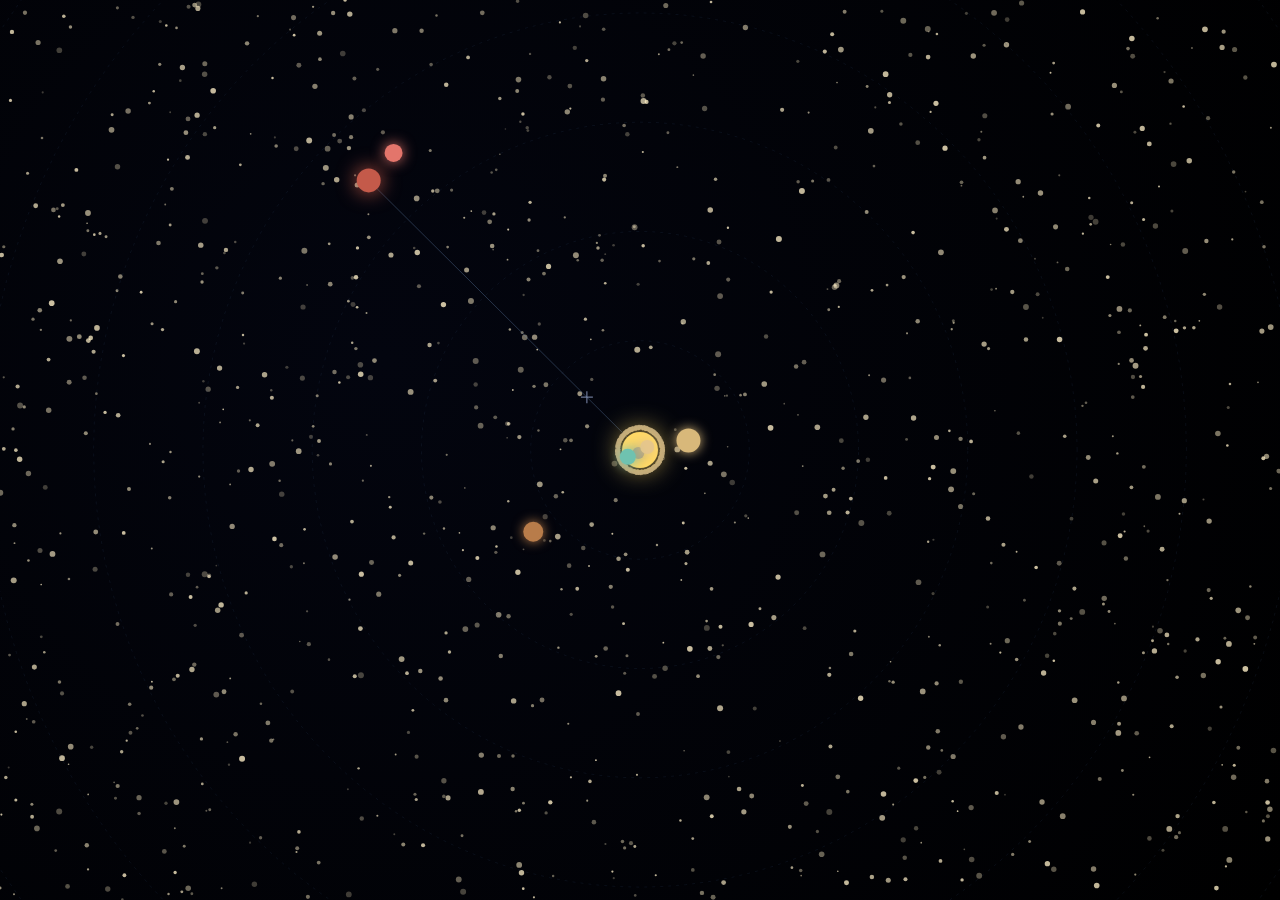
<file: RSWorld/The Solar System.html>
<!DOCTYPE html>
<html lang="zh">
<head>
    <meta charset="UTF-8">
    <meta name="viewport" content="width=device-width, initial-scale=1.0, user-scalable=no">
    <title>格利泽双子星 · 交互式宇宙</title>
    <style>
        * {
            margin: 0;
            padding: 0;
            box-sizing: border-box;
            user-select: none; /* 避免拖拽时选中文本 */
        }
        body, html {
            width: 100%;
            height: 100%;
            overflow: hidden;
            background: #000000;
        }
        canvas {
            display: block;
            width: 100%;
            height: 100%;
            cursor: grab;
            background: radial-gradient(circle at 30% 40%, #03050f, #000000);
        }
        canvas.dragging {
            cursor: grabbing;
        }
    </style>
</head>
<body>
<canvas id="cosmicCanvas"></canvas>

<script>
    (function() {
        // ========== 固定速度 = 4倍速 ==========
        const SPEED_FIXED = 4.0;
        const BASE_FACTOR = 0.5;      // 内部基准使动画舒适

        // ---------- 恒星数据 ----------
        const primaryStar = { name: 'Sun', color: '#ffd966', size: 18 };
        const companion = {
            name: 'Crimsun',
            color: '#c45a4a',
            size: 12,
            a: 35.0,                // 半长轴 35 AU
            period: 42.0,           // 动画周期 (秒)
            angle: 2.1
        };

        // ---------- 内围行星 (S型轨道，绕主星) ----------
        const innerPlanets = [
            { name: 'Mercury', color: '#b0a07c', size: 6,  a: 0.31, period: 3.2, angle: 0.8 },
            { name: 'Venus',   color: '#e6c68b', size: 7,  a: 0.72, period: 5.0, angle: 4.5 },
            { name: 'Earth',   color: '#6fc2b0', size: 8,  a: 1.28, period: 7.5, angle: 2.2 },
            { name: 'Saturn',  color: '#d8b87a', size: 12, a: 4.52, period: 14.0, angle: 5.7 },
            { name: 'Jupiter', color: '#b87c4a', size: 10, a: 12.3, period: 22.0, angle: 3.3 }
        ];

        // ---------- P型行星 (绕双星质心) Mars ----------
        const mars = {
            name: 'Mars',
            color: '#e3756b',
            size: 9,
            a: 28.5,               // 半长轴 28.5 AU
            period: 32.0,
            angle: 1.9
        };

        // ---------- 小行星带 ----------
        const asteroidBelt = {
            innerRadius: 1.9,
            outerRadius: 2.2,
            particleCount: 1800
        };

        // ---------- 潮汐锁定矮行星对 (Pluto & Charon) ----------
        const plutoCharon = {
            baryA: 62.5,           // 质心半长轴 AU
            baryPeriod: 55.0,      // 周期 (秒)
            baryAngle: 4.2,
            sep: 3.8,              // AU
            innerPeriod: 2.4,
            innerAngle: 0.0,
            massRatio: 0.634,
            name1: 'Pluto',
            color1: '#a68bcf',
            size1: 8,
            name2: 'Charon',
            color2: '#9bc4e2',
            size2: 7
        };

        // ========== 画布与相机系统 ==========
        let canvas = document.getElementById('cosmicCanvas');
        let ctx = canvas.getContext('2d');
        let width, height;
        let baseScale = 6.5;        // 基础像素/AU (根据窗口计算)
        let centerX, centerY;        // 屏幕中心

        // 相机参数 (世界坐标, 单位AU)
        let camera = { x: 0, y: 0, scale: 1.0 };   // 相机中心世界坐标，scale 为额外缩放倍数
        const MAX_ORBIT_AU = 70.0;   // 最远天体轨道 (Pluto-Charon 质心 62.5 + 余量)

        // 交互状态
        let isDragging = false;
        let dragStart = { x: 0, y: 0 };        // 鼠标/触摸开始时的屏幕坐标
        let dragStartCamera = { x: 0, y: 0 };   // 拖拽开始时的相机中心
        let touchCache = [];                    // 存储多点触摸点

        // 计算基础缩放比例，使最大轨道占屏幕85%
        function updateBaseScale() {
            const maxPx = Math.min(width, height) * 0.85;
            baseScale = maxPx / MAX_ORBIT_AU;
        }

        // 世界坐标 -> 屏幕坐标 (AU -> px)
        function worldToScreen(worldX, worldY) {
            const px = centerX + (worldX - camera.x) * baseScale * camera.scale;
            const py = centerY - (worldY - camera.y) * baseScale * camera.scale;
            return { x: px, y: py };
        }

        // 屏幕坐标 -> 世界坐标 (px -> AU)
        function screenToWorld(screenX, screenY) {
            const worldX = camera.x + (screenX - centerX) / (baseScale * camera.scale);
            const worldY = camera.y - (screenY - centerY) / (baseScale * camera.scale);
            return { x: worldX, y: worldY };
        }

        // 限制缩放范围
        function clampScale(scale) {
            return Math.min(5.0, Math.max(0.3, scale));
        }

        // 滚轮缩放 (以鼠标位置为中心)
        function handleWheel(e) {
            e.preventDefault();
            const delta = -e.deltaY * 0.005;   // 灵敏度
            if (delta === 0) return;
            const oldScale = camera.scale;
            let newScale = clampScale(oldScale * (1 + delta));
            if (newScale === oldScale) return;

            // 获取鼠标在canvas上的屏幕坐标
            const rect = canvas.getBoundingClientRect();
            const mouseX = (e.clientX - rect.left) * (width / rect.width);
            const mouseY = (e.clientY - rect.top) * (height / rect.height);
            // 鼠标位置对应的世界坐标
            const worldAtMouse = screenToWorld(mouseX, mouseY);

            // 更新缩放
            camera.scale = newScale;
            // 调整相机中心，使得该世界坐标点仍然映射到相同的屏幕位置
            const newScreen = worldToScreen(worldAtMouse.x, worldAtMouse.y);
            camera.x += (mouseX - newScreen.x) / (baseScale * camera.scale);
            camera.y -= (mouseY - newScreen.y) / (baseScale * camera.scale);
        }

        // 拖拽平移 (鼠标/单指)
        function startDrag(screenX, screenY) {
            isDragging = true;
            dragStart.x = screenX;
            dragStart.y = screenY;
            dragStartCamera.x = camera.x;
            dragStartCamera.y = camera.y;
            canvas.classList.add('dragging');
        }

        function onDrag(screenX, screenY) {
            if (!isDragging) return;
            const dx = screenX - dragStart.x;
            const dy = screenY - dragStart.y;
            // 屏幕位移转为世界位移
            const worldDx = -dx / (baseScale * camera.scale);
            const worldDy = dy / (baseScale * camera.scale);
            camera.x = dragStartCamera.x + worldDx;
            camera.y = dragStartCamera.y + worldDy;
        }

        function endDrag() {
            isDragging = false;
            canvas.classList.remove('dragging');
        }

        // ========== 触摸双指缩放逻辑 ==========
        function getTouchCenterAndDist(touches) {
            if (touches.length < 2) return null;
            const t1 = touches[0], t2 = touches[1];
            const rect = canvas.getBoundingClientRect();
            const x1 = (t1.clientX - rect.left) * (width / rect.width);
            const y1 = (t1.clientY - rect.top) * (height / rect.height);
            const x2 = (t2.clientX - rect.left) * (width / rect.width);
            const y2 = (t2.clientY - rect.top) * (height / rect.height);
            const center = { x: (x1 + x2) / 2, y: (y1 + y2) / 2 };
            const dist = Math.hypot(x2 - x1, y2 - y1);
            return { center, dist };
        }

        function handleTouchStart(e) {
            e.preventDefault();
            const touches = e.touches;
            if (touches.length === 1) {
                const rect = canvas.getBoundingClientRect();
                const screenX = (touches[0].clientX - rect.left) * (width / rect.width);
                const screenY = (touches[0].clientY - rect.top) * (height / rect.height);
                startDrag(screenX, screenY);
            } else if (touches.length === 2) {
                // 开始双指缩放，记录初始状态
                const info = getTouchCenterAndDist(touches);
                if (info) {
                    touchCache = {
                        type: 'zoom',
                        startScale: camera.scale,
                        startCenterWorld: screenToWorld(info.center.x, info.center.y),
                        startDist: info.dist
                    };
                }
                // 如果有单指拖拽正在执行，取消
                if (isDragging) endDrag();
            }
        }

        function handleTouchMove(e) {
            e.preventDefault();
            const touches = e.touches;
            if (touches.length === 1 && isDragging) {
                const rect = canvas.getBoundingClientRect();
                const screenX = (touches[0].clientX - rect.left) * (width / rect.width);
                const screenY = (touches[0].clientY - rect.top) * (height / rect.height);
                onDrag(screenX, screenY);
            } else if (touches.length === 2 && touchCache && touchCache.type === 'zoom') {
                const info = getTouchCenterAndDist(touches);
                if (!info) return;
                const newDist = info.dist;
                if (touchCache.startDist === 0) return;
                const ratio = newDist / touchCache.startDist;
                let newScale = clampScale(touchCache.startScale * ratio);
                if (newScale === camera.scale) return;
                // 获取当前两指中心的世界坐标
                const currentCenterWorld = screenToWorld(info.center.x, info.center.y);
                // 应用新缩放
                camera.scale = newScale;
                // 调整相机中心，使得缩放前中心点世界坐标保持不变
                const newScreenCenter = worldToScreen(currentCenterWorld.x, currentCenterWorld.y);
                const dx = info.center.x - newScreenCenter.x;
                const dy = info.center.y - newScreenCenter.y;
                camera.x += dx / (baseScale * camera.scale);
                camera.y -= dy / (baseScale * camera.scale);
                // 更新缓存的起始缩放和中心世界坐标，避免跳跃
                touchCache.startScale = camera.scale;
                touchCache.startCenterWorld = currentCenterWorld;
                touchCache.startDist = newDist;
            }
        }

        function handleTouchEnd(e) {
            e.preventDefault();
            if (e.touches.length === 0) {
                endDrag();
                touchCache = null;
            } else if (e.touches.length === 1) {
                // 从双指变为单指，重新初始化拖拽状态
                if (touchCache) touchCache = null;
                const rect = canvas.getBoundingClientRect();
                const screenX = (e.touches[0].clientX - rect.left) * (width / rect.width);
                const screenY = (e.touches[0].clientY - rect.top) * (height / rect.height);
                startDrag(screenX, screenY);
            } else {
                // 仍有双指，不清空
                if (e.touches.length === 2 && touchCache) {
                    // 重置缓存起始点防止突变
                    const info = getTouchCenterAndDist(e.touches);
                    if (info) {
                        touchCache.startDist = info.dist;
                        touchCache.startScale = camera.scale;
                        touchCache.startCenterWorld = screenToWorld(info.center.x, info.center.y);
                    }
                }
            }
        }

        // 重置相机到初始全貌 (可选，不在界面上加按钮，但可保留函数)
        function resetCamera() {
            camera = { x: 0, y: 0, scale: 1.0 };
        }

        // ========== 天体动画相关 ==========
        let time = 0;
        let lastTimestamp = null;

        // 计算双星质心 (主星在0,0)
        function computeBarycenter(compX, compY) {
            const m1 = 1.15, m2 = 0.28;
            const total = m1 + m2;
            const bx = (m1 * 0 + m2 * compX) / total;
            const by = (m1 * 0 + m2 * compY) / total;
            return { x: bx, y: by };
        }

        // 星空背景粒子
        let starPositions = [];
        function initStarfield() {
            starPositions = [];
            const starCount = Math.min(1400, Math.floor(width * height / 1100));
            for (let i = 0; i < starCount; i++) {
                starPositions.push({
                    x: Math.random() * width,
                    y: Math.random() * height,
                    radius: 0.8 + Math.random() * 2.2,
                    alpha: 0.3 + Math.random() * 0.7
                });
            }
        }
        function drawStarfield() {
            for (let s of starPositions) {
                ctx.beginPath();
                ctx.fillStyle = `rgba(255, 240, 200, ${s.alpha * 0.8})`;
                ctx.arc(s.x, s.y, s.radius, 0, Math.PI * 2);
                ctx.fill();
            }
        }

        // 小行星带粒子
        let asteroidAngles = [];
        function initAsteroidAngles() {
            asteroidAngles = [];
            for (let i = 0; i < asteroidBelt.particleCount; i++) {
                const r = asteroidBelt.innerRadius + Math.random() * (asteroidBelt.outerRadius - asteroidBelt.innerRadius);
                const angle = Math.random() * 2 * Math.PI;
                asteroidAngles.push({ r, angle });
            }
        }
        function drawAsteroidBelt() {
            const centerX_au = 0;
            const centerY_au = 0;
            for (let a of asteroidAngles) {
                const rot = time * 0.8;
                const angle = a.angle + rot;
                const x_au = centerX_au + a.r * Math.cos(angle);
                const y_au = centerY_au + a.r * Math.sin(angle);
                const { x: px, y: py } = worldToScreen(x_au, y_au);
                ctx.beginPath();
                ctx.fillStyle = `rgba(180, 160, 130, ${0.5 + Math.sin(angle * 10) * 0.1})`;
                ctx.arc(px, py, 1.2, 0, 2 * Math.PI);
                ctx.fill();
            }
        }

        // 更新所有天体位置并绘制
        function updateAndDraw(dt) {
            time += dt * SPEED_FIXED * BASE_FACTOR;

            // 1. 伴星 Crimsun
            const compAngle = companion.angle + (time / companion.period) * 2 * Math.PI;
            const compX = companion.a * Math.cos(compAngle);
            const compY = companion.a * Math.sin(compAngle);

            // 2. 双星质心
            const bary = computeBarycenter(compX, compY);

            // 3. 内行星 (绕主星)
            const innerPos = innerPlanets.map(p => {
                const angle = p.angle + (time / p.period) * 2 * Math.PI;
                return {
                    ...p,
                    x: p.a * Math.cos(angle),
                    y: p.a * Math.sin(angle)
                };
            });

            // 4. Mars (P型轨道)
            const marsAngle = mars.angle + (time / mars.period) * 2 * Math.PI;
            const marsX = bary.x + mars.a * Math.cos(marsAngle);
            const marsY = bary.y + mars.a * Math.sin(marsAngle);

            // 5. 冥王星-卡戎系统
            const dwarfBaryAngle = plutoCharon.baryAngle + (time / plutoCharon.baryPeriod) * 2 * Math.PI;
            const dwarfBaryX = bary.x + plutoCharon.baryA * Math.cos(dwarfBaryAngle);
            const dwarfBaryY = bary.y + plutoCharon.baryA * Math.sin(dwarfBaryAngle);

            const innerAngle = plutoCharon.innerAngle + (time / plutoCharon.innerPeriod) * 2 * Math.PI;
            const dist1 = plutoCharon.sep * (1 - plutoCharon.massRatio);
            const dist2 = plutoCharon.sep * plutoCharon.massRatio;
            const offsetX1 = dist1 * Math.cos(innerAngle);
            const offsetY1 = dist1 * Math.sin(innerAngle);
            const offsetX2 = -dist2 * Math.cos(innerAngle);
            const offsetY2 = -dist2 * Math.sin(innerAngle);

            const pluto = { color: plutoCharon.color1, size: plutoCharon.size1, x: dwarfBaryX + offsetX1, y: dwarfBaryY + offsetY1 };
            const charon = { color: plutoCharon.color2, size: plutoCharon.size2, x: dwarfBaryX + offsetX2, y: dwarfBaryY + offsetY2 };

            drawScene(compX, compY, bary, innerPos, marsX, marsY, pluto, charon);
        }

        // 绘制主场景 (使用相机变换)
        function drawScene(compX, compY, bary, innerPos, marsX, marsY, pluto, charon) {
            ctx.clearRect(0, 0, width, height);
            drawStarfield();

            // 绘制辅助轨道 (世界坐标下半径为10,20,...,70 AU的圆)
            ctx.save();
            ctx.strokeStyle = '#2a3a5560';
            ctx.lineWidth = 0.6;
            ctx.setLineDash([3, 5]);
            for (let r = 10; r <= 70; r += 10) {
                const steps = 120;
                ctx.beginPath();
                for (let i = 0; i <= steps; i++) {
                    const angle = (i / steps) * 2 * Math.PI;
                    const x_au = r * Math.cos(angle);
                    const y_au = r * Math.sin(angle);
                    const { x: px, y: py } = worldToScreen(x_au, y_au);
                    if (i === 0) ctx.moveTo(px, py);
                    else ctx.lineTo(px, py);
                }
                ctx.stroke();
            }
            ctx.setLineDash([]);
            // 双星连线
            const pSun = worldToScreen(0, 0);
            const pComp = worldToScreen(compX, compY);
            ctx.beginPath();
            ctx.strokeStyle = '#6a8bbb70';
            ctx.lineWidth = 0.8;
            ctx.moveTo(pSun.x, pSun.y);
            ctx.lineTo(pComp.x, pComp.y);
            ctx.stroke();

            // 质心标记
            const pBary = worldToScreen(bary.x, bary.y);
            ctx.beginPath();
            ctx.strokeStyle = '#bcd0ff90';
            ctx.lineWidth = 1.2;
            ctx.moveTo(pBary.x - 6, pBary.y);
            ctx.lineTo(pBary.x + 6, pBary.y);
            ctx.moveTo(pBary.x, pBary.y - 6);
            ctx.lineTo(pBary.x, pBary.y + 6);
            ctx.stroke();
            ctx.restore();

            // 小行星带
            drawAsteroidBelt();

            // 绘制天体 (带光晕)
            // 主星
            ctx.shadowColor = '#ffd966';
            ctx.shadowBlur = 28;
            const sunPos = worldToScreen(0, 0);
            ctx.beginPath();
            ctx.arc(sunPos.x, sunPos.y, primaryStar.size, 0, 2 * Math.PI);
            ctx.fillStyle = primaryStar.color;
            ctx.fill();

            // 伴星
            ctx.shadowColor = '#c45a4a';
            ctx.shadowBlur = 20;
            const compPos = worldToScreen(compX, compY);
            ctx.beginPath();
            ctx.arc(compPos.x, compPos.y, companion.size, 0, 2 * Math.PI);
            ctx.fillStyle = companion.color;
            ctx.fill();

            // 内行星
            innerPos.forEach(p => {
                ctx.shadowColor = p.color;
                ctx.shadowBlur = 12;
                const pos = worldToScreen(p.x, p.y);
                ctx.beginPath();
                ctx.arc(pos.x, pos.y, p.size, 0, 2 * Math.PI);
                ctx.fillStyle = p.color;
                ctx.fill();
            });

            // Mars
            ctx.shadowColor = mars.color;
            ctx.shadowBlur = 14;
            const marsPos = worldToScreen(marsX, marsY);
            ctx.beginPath();
            ctx.arc(marsPos.x, marsPos.y, mars.size, 0, 2 * Math.PI);
            ctx.fillStyle = mars.color;
            ctx.fill();

            // Pluto & Charon
            ctx.shadowColor = pluto.color;
            ctx.shadowBlur = 12;
            const plutoPos = worldToScreen(pluto.x, pluto.y);
            ctx.beginPath();
            ctx.arc(plutoPos.x, plutoPos.y, pluto.size, 0, 2 * Math.PI);
            ctx.fillStyle = pluto.color;
            ctx.fill();

            ctx.shadowColor = charon.color;
            const charonPos = worldToScreen(charon.x, charon.y);
            ctx.beginPath();
            ctx.arc(charonPos.x, charonPos.y, charon.size, 0, 2 * Math.PI);
            ctx.fillStyle = charon.color;
            ctx.fill();

            // 潮汐虚线
            ctx.beginPath();
            ctx.strokeStyle = '#e0a0d0b0';
            ctx.lineWidth = 1.5;
            ctx.setLineDash([6, 8]);
            ctx.moveTo(plutoPos.x, plutoPos.y);
            ctx.lineTo(charonPos.x, charonPos.y);
            ctx.stroke();
            ctx.setLineDash([]);
            ctx.shadowBlur = 0;
        }

        // ========== 窗口自适应 & 事件绑定 ==========
        function resizeAndReset() {
            width = window.innerWidth;
            height = window.innerHeight;
            canvas.width = width;
            canvas.height = height;
            centerX = width / 2;
            centerY = height / 2;
            updateBaseScale();
            initStarfield();
            initAsteroidAngles();
            // 窗口大小改变后，保持相机中心不变，但为保证视野不超出，可选重置相机
            // 这里重置相机为全貌，避免用户迷路
            resetCamera();
        }

        // 动画循环
        function animate(now) {
            if (!lastTimestamp) {
                lastTimestamp = now;
                requestAnimationFrame(animate);
                return;
            }
            let dt = Math.min(0.05, (now - lastTimestamp) / 1000);
            lastTimestamp = now;
            updateAndDraw(dt);
            requestAnimationFrame(animate);
        }

        // 注册事件
        function initEvents() {
            // 鼠标滚轮缩放
            canvas.addEventListener('wheel', handleWheel, { passive: false });
            // 鼠标拖拽平移
            canvas.addEventListener('mousedown', (e) => {
                if (e.button === 0) {
                    const rect = canvas.getBoundingClientRect();
                    const screenX = (e.clientX - rect.left) * (width / rect.width);
                    const screenY = (e.clientY - rect.top) * (height / rect.height);
                    startDrag(screenX, screenY);
                    e.preventDefault();
                }
            });
            window.addEventListener('mousemove', (e) => {
                if (isDragging) {
                    const rect = canvas.getBoundingClientRect();
                    const screenX = (e.clientX - rect.left) * (width / rect.width);
                    const screenY = (e.clientY - rect.top) * (height / rect.height);
                    onDrag(screenX, screenY);
                    e.preventDefault();
                }
            });
            window.addEventListener('mouseup', () => {
                if (isDragging) endDrag();
            });

            // 触摸事件
            canvas.addEventListener('touchstart', handleTouchStart, { passive: false });
            canvas.addEventListener('touchmove', handleTouchMove, { passive: false });
            canvas.addEventListener('touchend', handleTouchEnd, { passive: false });
            canvas.addEventListener('touchcancel', handleTouchEnd);
        }

        resizeAndReset();
        initEvents();
        requestAnimationFrame(animate);
    })();
</script>
</body>
</html>
</file>
<file: styles.css>
/* 基础样式重置 */
* {
    margin: 0;
    padding: 0;
    box-sizing: border-box;
}

:root {
    --primary-color: #6366f1;
    --primary-dark: #4f46e5;
    --secondary-color: #f59e0b;
    --accent-color: #10b981;
    --text-primary: #1f2937;
    --text-secondary: #6b7280;
    --bg-primary: #ffffff;
    --bg-secondary: #f8fafc;
    --bg-tertiary: #f1f5f9;
    --border-color: #e5e7eb;
    --shadow: 0 4px 6px -1px rgba(0, 0, 0, 0.1), 0 2px 4px -1px rgba(0, 0, 0, 0.06);
    --shadow-lg: 0 10px 15px -3px rgba(0, 0, 0, 0.1), 0 4px 6px -2px rgba(0, 0, 0, 0.05);
    --radius: 12px;
    --transition: all 0.3s ease;
}

[data-theme="dark"] {
    --primary-color: #818cf8;
    --primary-dark: #6366f1;
    --secondary-color: #fbbf24;
    --accent-color: #34d399;
    --text-primary: #f9fafb;
    --text-secondary: #d1d5db;
    --bg-primary: #111827;
    --bg-secondary: #1f2937;
    --bg-tertiary: #374151;
    --border-color: #4b5563;
}

body {
    font-family: 'Inter', sans-serif;
    line-height: 1.6;
    color: var(--text-primary);
    background-color: var(--bg-primary);
    transition: var(--transition);
}

.container {
    max-width: 1200px;
    margin: 0 auto;
    padding: 0 20px;
}

/* 导航栏样式 */
.navbar {
    background: var(--bg-primary);
    box-shadow: var(--shadow);
    position: sticky;
    top: 0;
    z-index: 1000;
    transition: var(--transition);
}

.nav-container {
    max-width: 1200px;
    margin: 0 auto;
    padding: 0 20px;
    display: flex;
    justify-content: space-between;
    align-items: center;
    height: 70px;
}

.nav-logo {
    display: flex;
    align-items: center;
    gap: 10px;
    font-size: 1.5rem;
    font-weight: 700;
    color: var(--primary-color);
}

.nav-menu {
    display: flex;
    list-style: none;
    gap: 2rem;
}

.nav-link {
    text-decoration: none;
    color: var(--text-secondary);
    font-weight: 500;
    padding: 0.5rem 1rem;
    border-radius: var(--radius);
    transition: var(--transition);
}

.nav-link:hover,
.nav-link.active {
    color: var(--primary-color);
    background: var(--bg-secondary);
}

.nav-actions {
    display: flex;
    gap: 1rem;
    align-items: center;
}

.theme-toggle {
    background: none;
    border: none;
    font-size: 1.2rem;
    color: var(--text-secondary);
    cursor: pointer;
    padding: 0.5rem;
    border-radius: var(--radius);
    transition: var(--transition);
}

.theme-toggle:hover {
    background: var(--bg-secondary);
    color: var(--primary-color);
}

/* 英雄区域 */
.hero {
    padding: 6rem 0;
    background: linear-gradient(135deg, var(--bg-primary) 0%, var(--bg-secondary) 100%);
    position: relative;
    overflow: hidden;
}

.hero-content {
    max-width: 1200px;
    margin: 0 auto;
    padding: 0 20px;
    text-align: center;
}

.hero-title {
    font-size: 3.5rem;
    font-weight: 700;
    margin-bottom: 1rem;
    background: linear-gradient(135deg, var(--primary-color), var(--accent-color));
    -webkit-background-clip: text;
    -webkit-text-fill-color: transparent;
    background-clip: text;
}

.hero-subtitle {
    font-size: 1.3rem;
    color: var(--text-secondary);
    margin-bottom: 2rem;
}

.hero-actions {
    display: flex;
    gap: 1rem;
    justify-content: center;
    flex-wrap: wrap;
}

/* 按钮样式 */
.btn {
    padding: 0.8rem 2rem;
    border: none;
    border-radius: var(--radius);
    font-weight: 600;
    cursor: pointer;
    transition: var(--transition);
    text-decoration: none;
    display: inline-block;
}

.btn-primary {
    background: var(--primary-color);
    color: white;
}

.btn-primary:hover {
    background: var(--primary-dark);
    transform: translateY(-2px);
    box-shadow: var(--shadow-lg);
}

.btn-secondary {
    background: var(--bg-secondary);
    color: var(--text-primary);
    border: 2px solid var(--border-color);
}

.btn-secondary:hover {
    border-color: var(--primary-color);
    color: var(--primary-color);
}

.btn-outline {
    background: transparent;
    color: var(--primary-color);
    border: 2px solid var(--primary-color);
}

.btn-outline:hover {
    background: var(--primary-color);
    color: white;
}

/* 版块标题 */
.section-title {
    font-size: 2.5rem;
    font-weight: 700;
    text-align: center;
    margin-bottom: 3rem;
    color: var(--text-primary);
}

/* 特色内容网格 */
.featured-section {
    padding: 4rem 0;
    background: var(--bg-secondary);
}

.featured-grid {
    display: grid;
    grid-template-columns: repeat(auto-fit, minmax(350px, 1fr));
    gap: 2rem;
}

.featured-card {
    background: var(--bg-primary);
    border-radius: var(--radius);
    overflow: hidden;
    box-shadow: var(--shadow);
    transition: var(--transition);
}

.featured-card:hover {
    transform: translateY(-5px);
    box-shadow: var(--shadow-lg);
}

.card-image {
    position: relative;
    height: 200px;
    background: linear-gradient(135deg, var(--primary-color), var(--accent-color));
    display: flex;
    align-items: center;
    justify-content: center;
}

.card-badge {
    background: var(--primary-color);
    color: white;
    padding: 0.3rem 0.8rem;
    border-radius: 20px;
    font-size: 0.8rem;
    font-weight: 600;
}

.card-content {
    padding: 1.5rem;
}

.card-content h3 {
    font-size: 1.3rem;
    font-weight: 600;
    margin-bottom: 0.8rem;
    color: var(--text-primary);
}

.card-content p {
    color: var(--text-secondary);
    margin-bottom: 1rem;
}

.card-meta {
    display: flex;
    justify-content: space-between;
    font-size: 0.9rem;
    color: var(--text-secondary);
}

/* 分类区域 */
.categories-section {
    padding: 4rem 0;
}

.categories-grid {
    display: grid;
    grid-template-columns: repeat(auto-fit, minmax(280px, 1fr));
    gap: 1.5rem;
}

.category-card {
    background: var(--bg-primary);
    padding: 2rem;
    border-radius: var(--radius);
    text-align: center;
    box-shadow: var(--shadow);
    transition: var(--transition);
    border: 1px solid var(--border-color);
}

.category-card:hover {
    transform: translateY(-3px);
    box-shadow: var(--shadow-lg);
    border-color: var(--primary-color);
}

.category-icon {
    width: 80px;
    height: 80px;
    background: linear-gradient(135deg, var(--primary-color), var(--accent-color));
    border-radius: 50%;
    display: flex;
    align-items: center;
    justify-content: center;
    margin: 0 auto 1.5rem;
    font-size: 2rem;
    color: white;
}

.category-card h3 {
    font-size: 1.3rem;
    font-weight: 600;
    margin-bottom: 0.8rem;
}

.category-card p {
    color: var(--text-secondary);
    margin-bottom: 1rem;
}

.category-count {
    color: var(--primary-color);
    font-weight: 600;
    font-size: 0.9rem;
}

/* 目录页样式 */
.directory-container {
    max-width: 1200px;
    margin: 0 auto;
    padding: 2rem 20px;
}

.directory-header {
    text-align: center;
    margin-bottom: 3rem;
}

.directory-header h1 {
    font-size: 3rem;
    font-weight: 700;
    margin-bottom: 1rem;
    color: var(--text-primary);
}

.directory-stats {
    display: flex;
    justify-content: center;
    gap: 3rem;
    margin-top: 2rem;
}

.stat-item {
    text-align: center;
}

.stat-number {
    display: block;
    font-size: 2.5rem;
    font-weight: 700;
    color: var(--primary-color);
}

.stat-label {
    color: var(--text-secondary);
    font-size: 0.9rem;
}

.directory-grid {
    display: grid;
    grid-template-columns: repeat(auto-fit, minmax(350px, 1fr));
    gap: 2rem;
}

.directory-category {
    background: var(--bg-primary);
    border-radius: var(--radius);
    padding: 2rem;
    box-shadow: var(--shadow);
    transition: var(--transition);
}

.directory-category:hover {
    transform: translateY(-3px);
    box-shadow: var(--shadow-lg);
}

.category-header {
    display: flex;
    align-items: center;
    gap: 1.5rem;
    margin-bottom: 1.5rem;
}

.category-icon.large {
    width: 100px;
    height: 100px;
    background: linear-gradient(135deg, var(--primary-color), var(--accent-color));
    border-radius: 50%;
    display: flex;
    align-items: center;
    justify-content: center;
    font-size: 2.5rem;
    color: white;
}

.category-info h2 {
    font-size: 1.8rem;
    font-weight: 700;
    margin-bottom: 0.5rem;
}

.category-info p {
    color: var(--text-secondary);
    margin-bottom: 0.5rem;
}

.article-count {
    color: var(--primary-color);
    font-weight: 600;
}

.subcategories {
    display: grid;
    grid-template-columns: repeat(auto-fit, minmax(150px, 1fr));
    gap: 1rem;
    margin-bottom: 1.5rem;
}

.subcategory {
    display: flex;
    justify-content: space-between;
    align-items: center;
    padding: 0.8rem;
    background: var(--bg-secondary);
    border-radius: var(--radius);
}

.subcategory h4 {
    font-size: 1rem;
    font-weight: 600;
}

.sub-count {
    color: var(--text-secondary);
    font-size: 0.9rem;
}

.category-actions {
    text-align: center;
}

/* 页脚样式 */
.footer {
    background: var(--bg-secondary);
    padding: 3rem 0 1rem;
    margin-top: 3rem;
}

.footer-content {
    display: grid;
    grid-template-columns: repeat(auto-fit, minmax(250px, 1fr));
    gap: 2rem;
}

.footer-section h3 {
    font-size: 1.5rem;
    font-weight: 700;
    margin-bottom: 1rem;
    color: var(--primary-color);
}

.footer-section h4 {
    font-size: 1.2rem;
    font-weight: 600;
    margin-bottom: 1rem;
}

.footer-section ul {
    list-style: none;
}

.footer-section ul li {
    margin-bottom: 0.5rem;
}

.footer-section ul li a {
    text-decoration: none;
    color: var(--text-secondary);
    transition: var(--transition);
}

.footer-section ul li a:hover {
    color: var(--primary-color);
}

.footer-bottom {
    text-align: center;
    margin-top: 3rem;
    padding-top: 1.5rem;
    border-top: 1px solid var(--border-color);
}

/* 响应式设计 */
@media (max-width: 768px) {
    .nav-menu {
        display: none;
    }
    
    .hero-title {
        font-size: 2.5rem;
    }
    
    .hero-subtitle {
        font-size: 1.1rem;
    }
    
    .section-title {
        font-size: 2rem;
    }
    
    .featured-grid {
        grid-template-columns: 1fr;
    }
    
    .directory-grid {
        grid-template-columns: 1fr;
    }
    
    .categories-grid {
        grid-template-columns: 1fr;
    }
}
</file>
